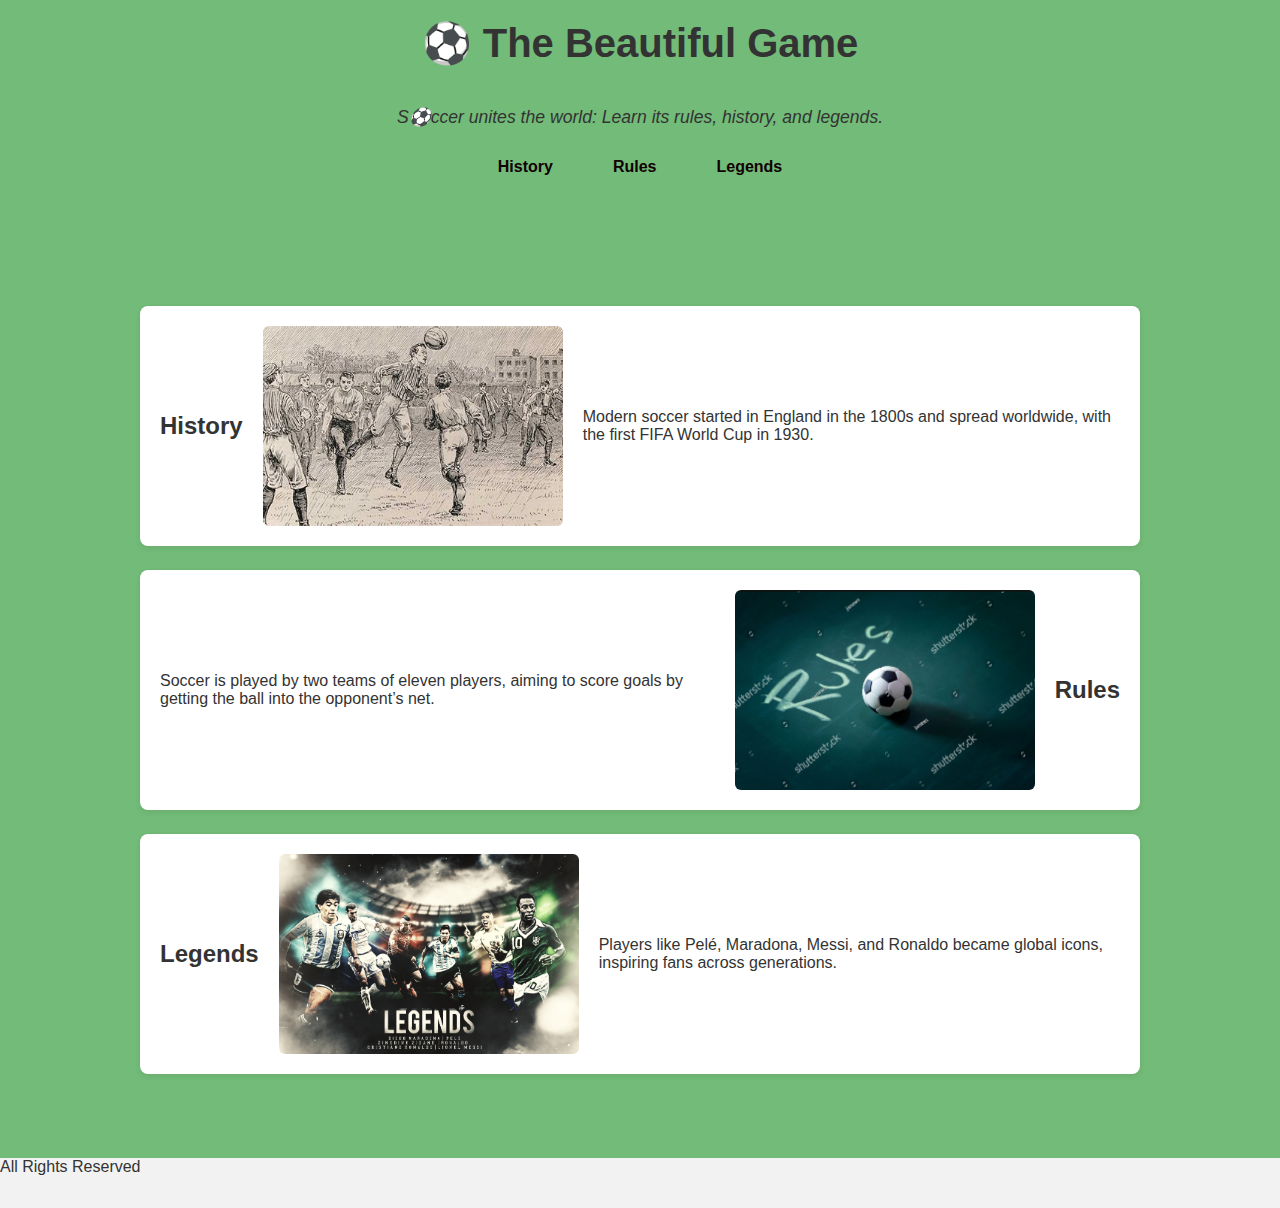
<file: index.html>
<!DOCTYPE html>
<html lang="en">
    <head>
        <meta charset="UTF-8">
        <meta name="viewport" content="width=device-width, initial-scale=1" />
        <title>The Beautiful Game</title>


        <!-- External CSS -->
        <link rel="stylesheet" href="styles.css">
        <!-- Google tag (gtag.js) -->
        <!-- Google tag (gtag.js) -->
        <script async src="https://www.googletagmanager.com/gtag/js?id=G-Q2Z6J161Y8"></script>
        <script>
        window.dataLayer = window.dataLayer || [];
        function gtag(){dataLayer.push(arguments);}
        gtag('js', new Date());
        gtag('config', 'G-Q2Z6J161Y8');
        </script>
    </head>

    <body>
        <!-- Inline CSS -->
        <header>
            <h1 class="site-title">⚽ The Beautiful Game</h1>
            <p class="tagline">S⚽ccer unites the world: Learn its rules, history, and legends.</p>
            <nav>
                <a class="btn" href="#history">History</a>
                <a class="btn" href="#rules">Rules</a>
                <a class="btn" href="#legends">Legends</a>
            </nav>
        </header>

        <main>
            <section id="history">
                <h2>History</h2>
                <img src="images/history.jpeg">
                <p>
                  Modern soccer started in England in the 1800s and spread worldwide,
                  with the first FIFA World Cup in 1930.
                </p>
            </section>

            <section id="rules">
                <h2>Rules</h2>
                <img src="images/rules.png">
                <p>
                  Soccer is played by two teams of eleven players, aiming to score goals
                  by getting the ball into the opponent’s net.
                </p>
               
            </section>
         
            <section id="legends">
                <h2>Legends</h2>
                <img src="images/legends.png">
                <p>
                  Players like Pelé, Maradona, Messi, and Ronaldo became global icons,
                  inspiring fans across generations.
                </p>
                
            </section>
        </main>

        <footer>All Rights Reserved</footer>
        
        <script src="js/main.js"></script>
    </body>
</html>
</file>
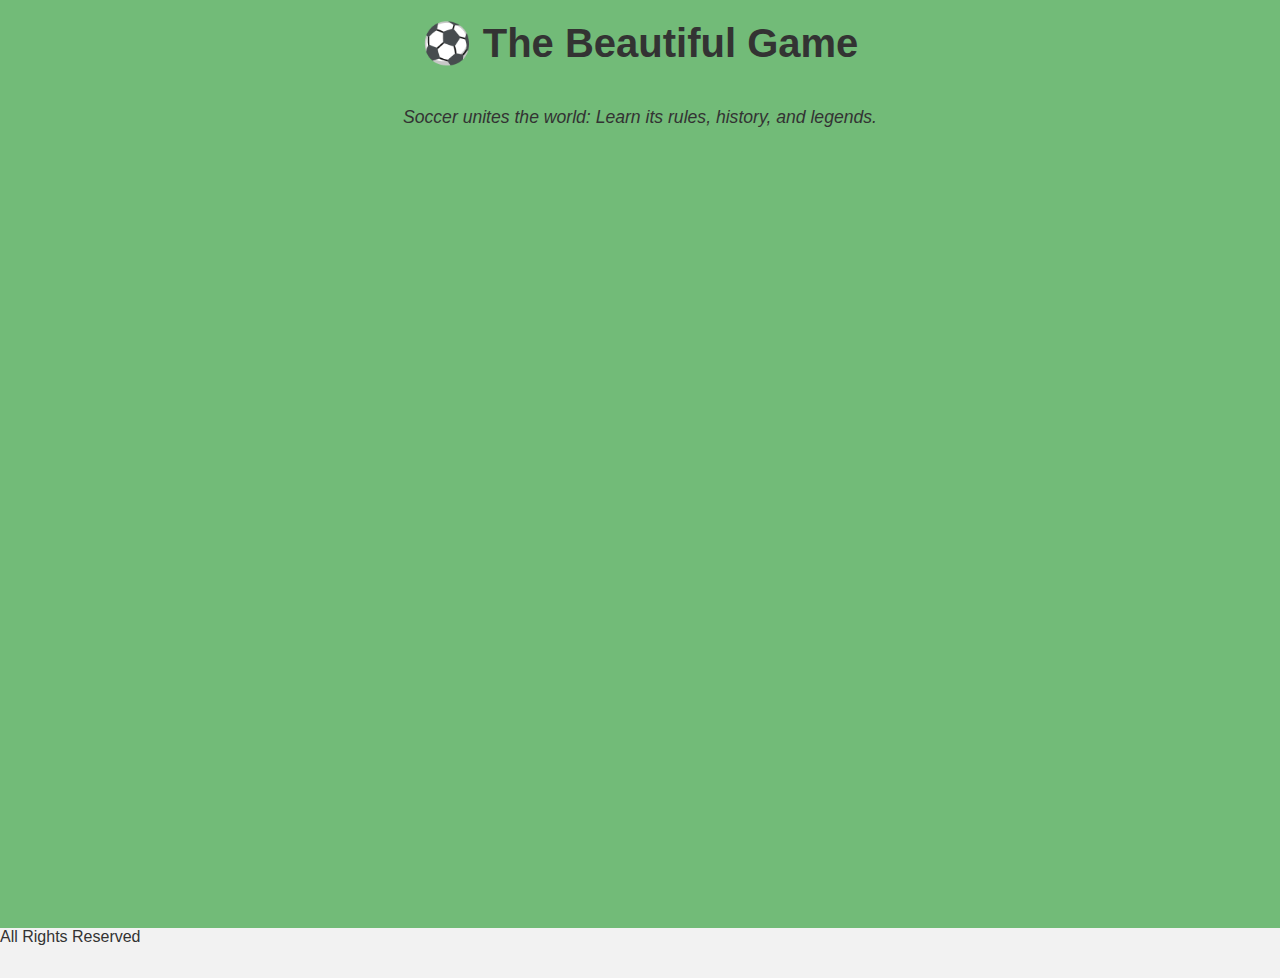
<file: index2.html>
<!DOCTYPE html>
<html lang="en">
  <head>
    <meta charset="UTF-8" />
    <meta name="viewport" content="width=device-width, initial-scale=1" />
    <title>The Beautiful Game (Dynamic Page)</title>
    <link rel="stylesheet" href="styles.css" />
  </head>

  <body>
    <header>
      <h1 class="site-title">⚽ The Beautiful Game</h1>
      <p class="tagline">Soccer unites the world: Learn its rules, history, and legends.</p>
    </header>

    <!-- JS will fill this area -->
    <main id="content"></main>

    <footer>All Rights Reserved</footer>

    <!-- Template -->
    <template id="section-tpl">
      <section>
        <h2 class="sec-title"></h2>
        <img class="sec-img" src="" alt="" />
        <p class="sec-text"></p>
      </section>
    </template>

    <!-- Load your data file and rendering JS -->
    <script src="data/content.js"></script>
    <script src="js/render-sections.js"></script>
  </body>
</html>
</file>
<file: styles.css>
/* ---------- Variables ---------- */
:root {
  --brand: #120101;
  --brand-dark: #120101;
  --text: #333333;
  --page-bg: #72bb78;
  --card: #ffffff;
  --radius: 8px;
  --shadow: 0 2px 6px rgba(0, 0, 0, 0.08);
  --fs-hero: 2.5rem;
  --footer-bg: #f2f2f2;
  --footer-height: 50px;
}

/* GRID LAYOUT: Make the whole page a grid: header | main | footer */
html,
body {
  height: auto;
  min-height: 100%;
  margin: 0;
}
body {
  display: grid;
  grid-template-rows: auto 1fr auto;
  grid-template-areas:
    "header"
    "main"
    "footer";
  font-family: Arial, sans-serif;
  color: var(--text);
  background-color: var(--page-bg);
}
header {
  grid-area: header;
}
main {
  grid-area: main;
}
footer {
  grid-area: footer;
}

main {
  max-width: 1000px;
  width: 100%;
  min-height: 600px;
  margin: 100px auto 60px;
  padding: 0 16px;
}

header {
  text-align: center;

  padding: 20px 0;
  position: relative;
  z-index: 10;
}
.site-title {
  margin: 0 0 40px;
  font-size: var(--fs-hero);
  font-weight: 700;
}
.tagline {
  margin: 0 0 20px;
  font-style: italic;
  font-size: 1.1rem;
}

header nav {
  display: flex;
  justify-content: center;
  gap: 20px;
  flex-wrap: wrap;
  margin-top: 10px;
}
.btn {
  display: inline-block;
  color: var(--brand);
  padding: 10px 20px;
  border-radius: 5px;
  text-decoration: none;
  font-weight: bold;
  transition: background-color 0.3s, color 0.3s;
}
.btn:hover {
  background-color: var(--brand-dark);
  color: white;
}

/* Base Look For All Sections */
main section {
  background: var(--card);
  border-radius: var(--radius);
  box-shadow: var(--shadow);
  padding: 20px;
  margin: 0 0 24px;
}

main img {
  width: 300px;
  height: 200px;
  object-fit: cover;
  border-radius: 6px;
  display: block;
  margin: 10px auto;
}

/* Flexbox Inside Sections */
@media (min-width: 768px) {
  main section {
    display: flex;
    align-items: center;
    gap: 20px;
  }
  /* Images Placed On The Right By Default */
  main section img {
    margin: 0 0 0 auto;
  }
  /* Swap Image Order */
  main section:nth-of-type(even) {
    flex-direction: row-reverse;
  }
  main section:nth-of-type(even) img {
    margin: 0 auto 0 0;
  }
}

/* For Phones */
@media (max-width: 600px) {
  main section {
    display: block;
  }
  main img {
    width: 100%;
    height: 220px;
    margin: 12px 0;
  }
  header nav {
    gap: 12px;
  }
}

footer {
  height: var(--footer-height);
  background-color: var(--footer-bg);
}
</file>
